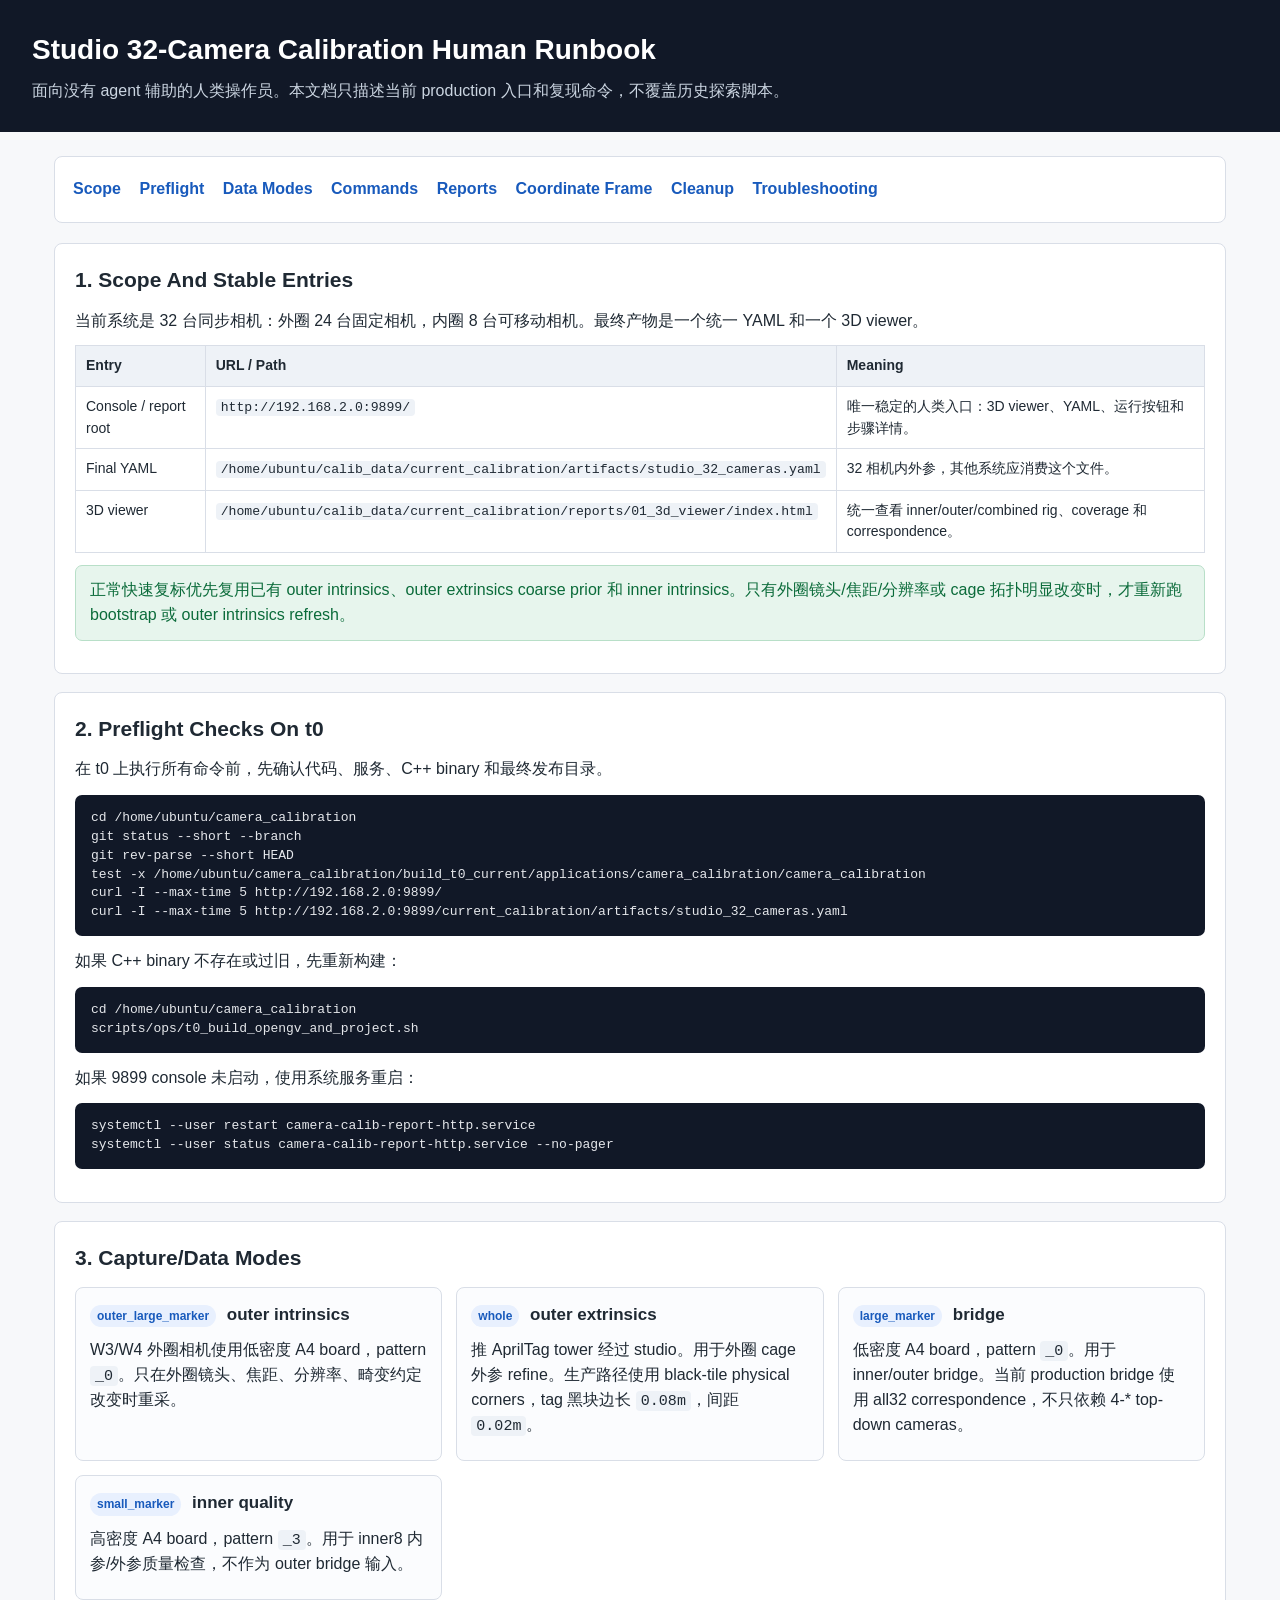
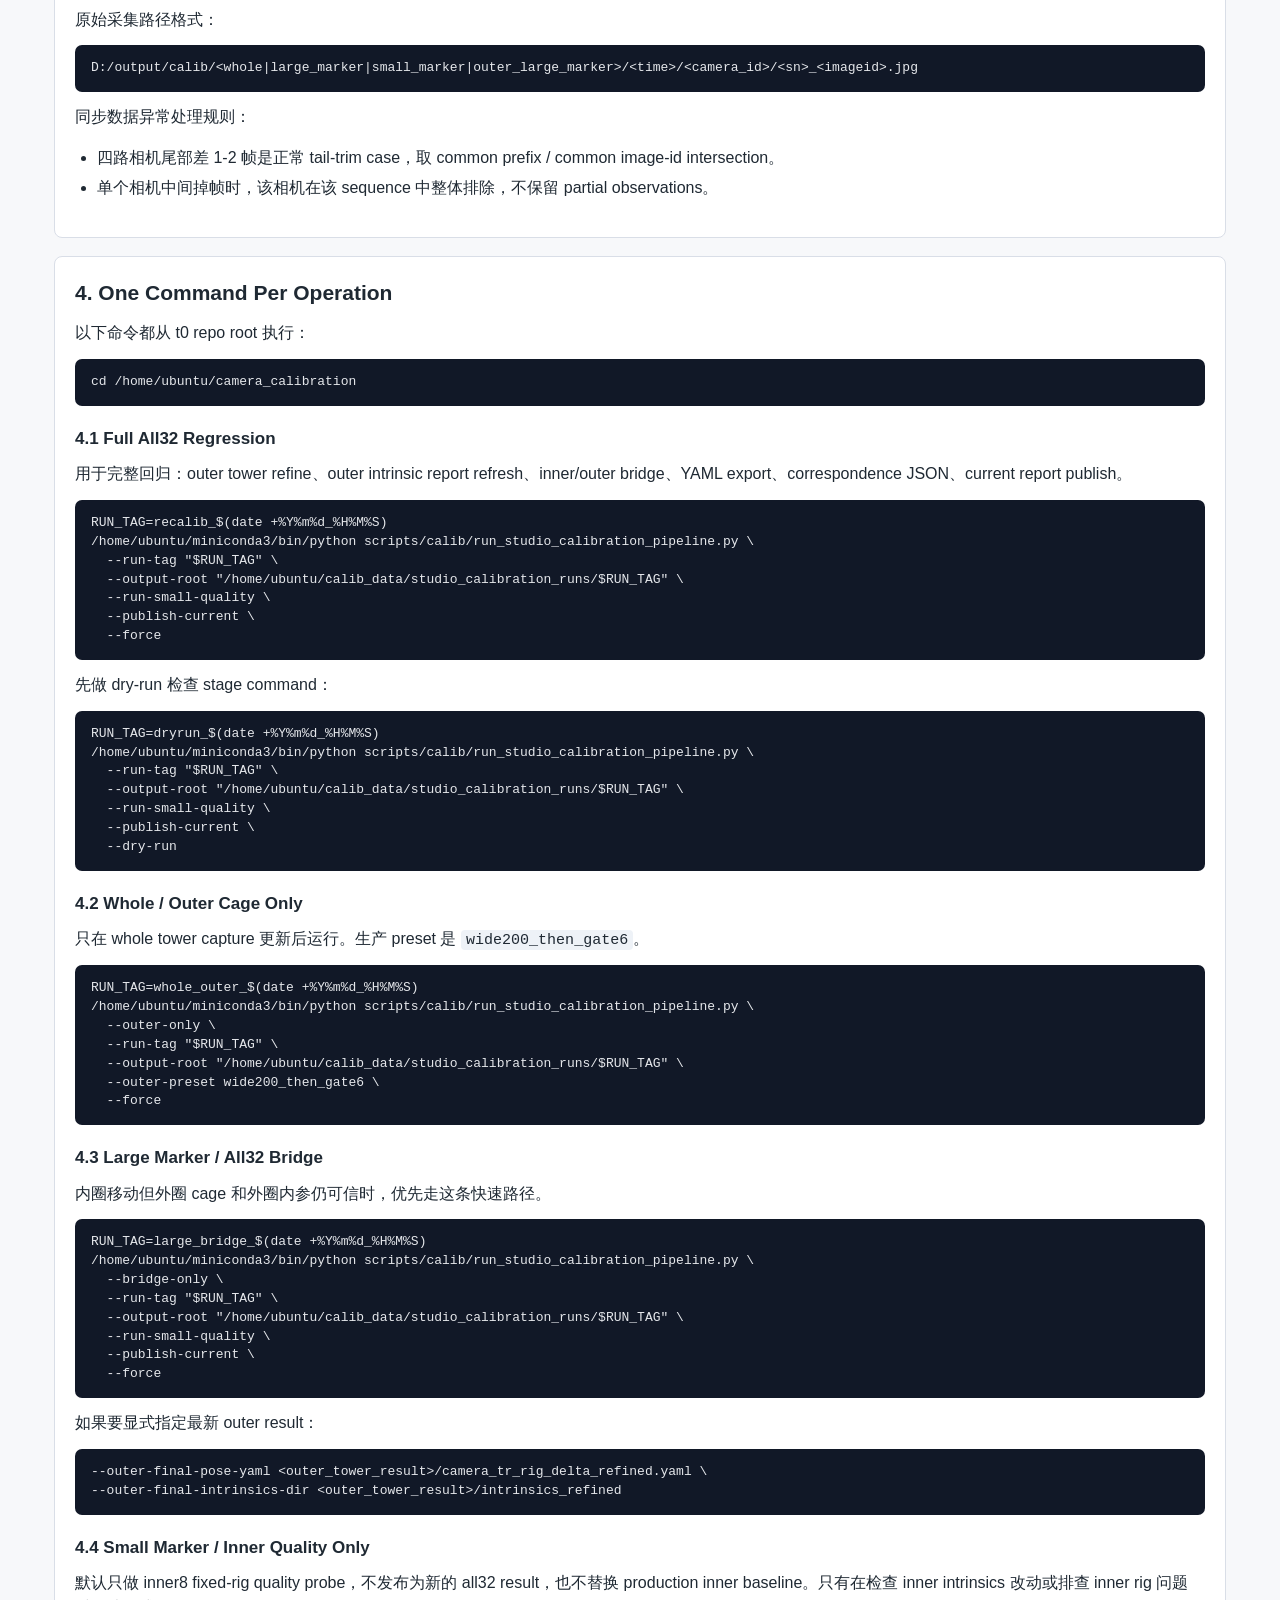
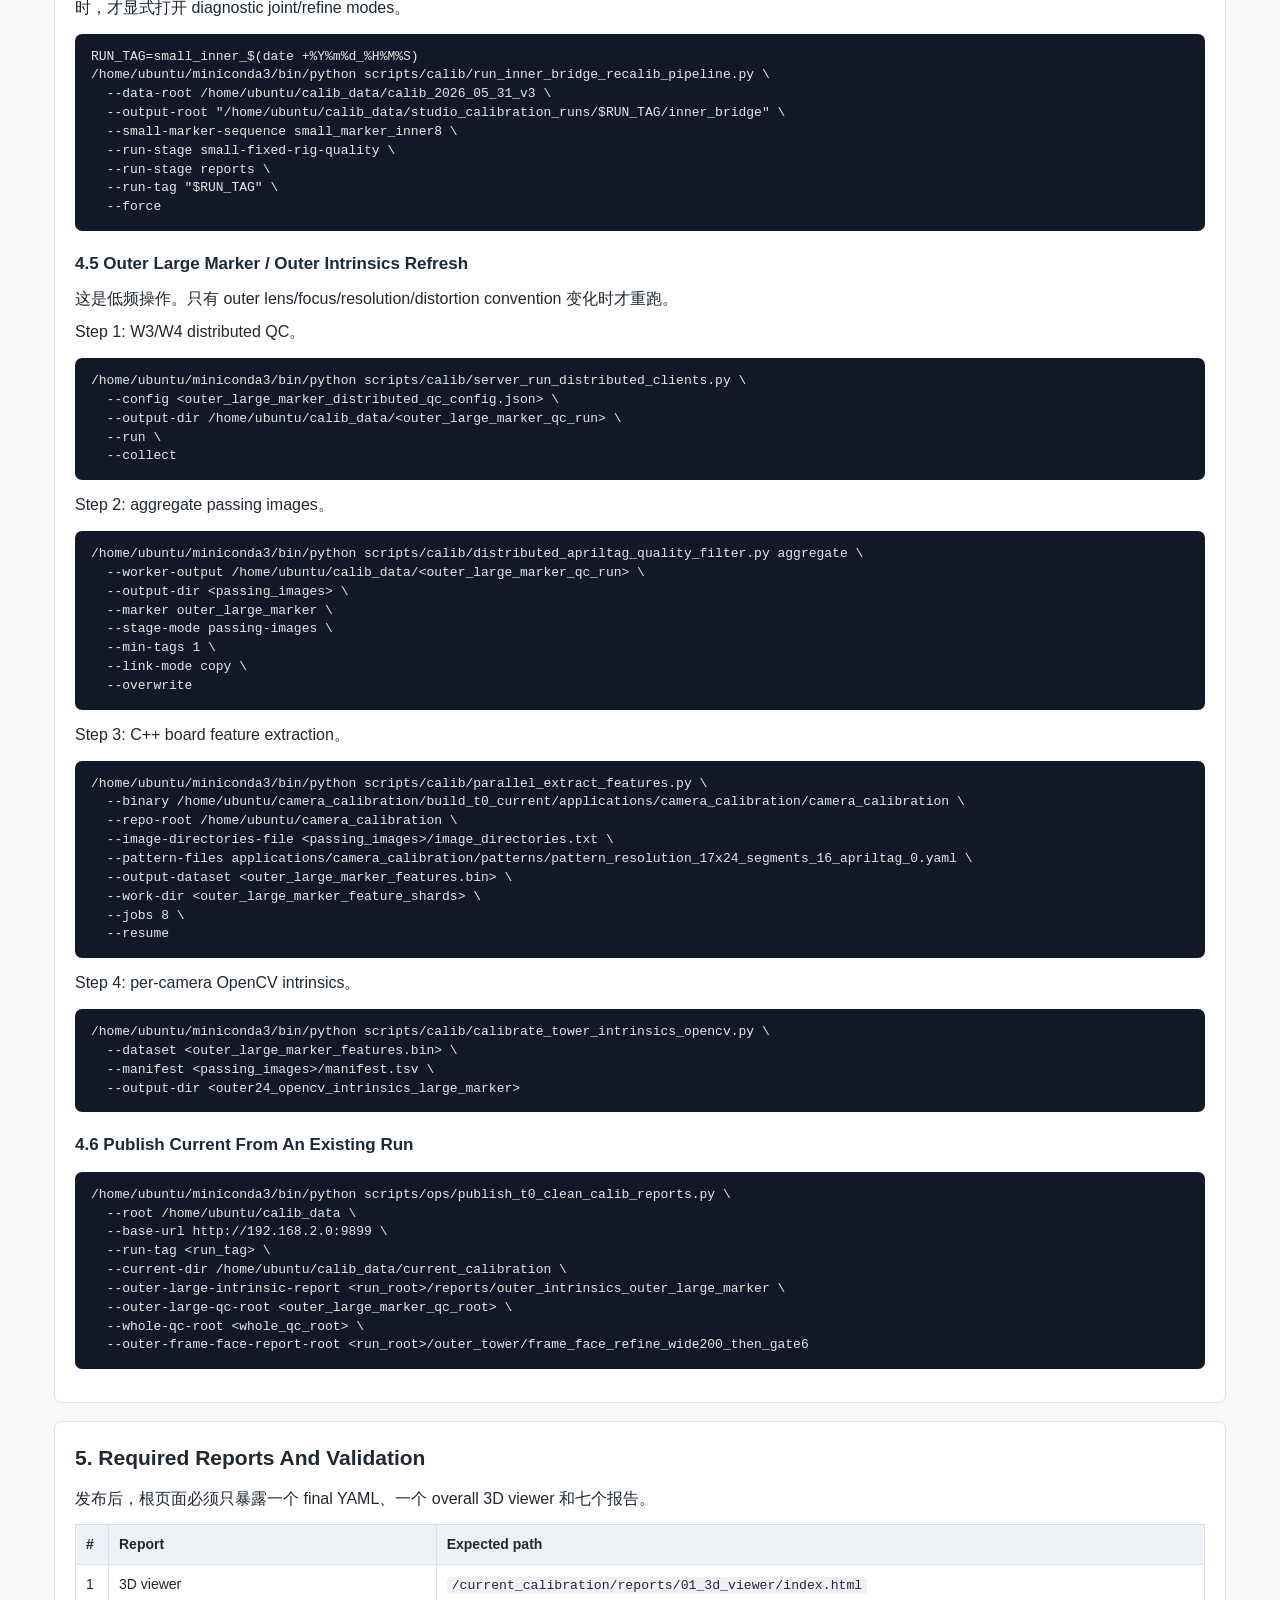
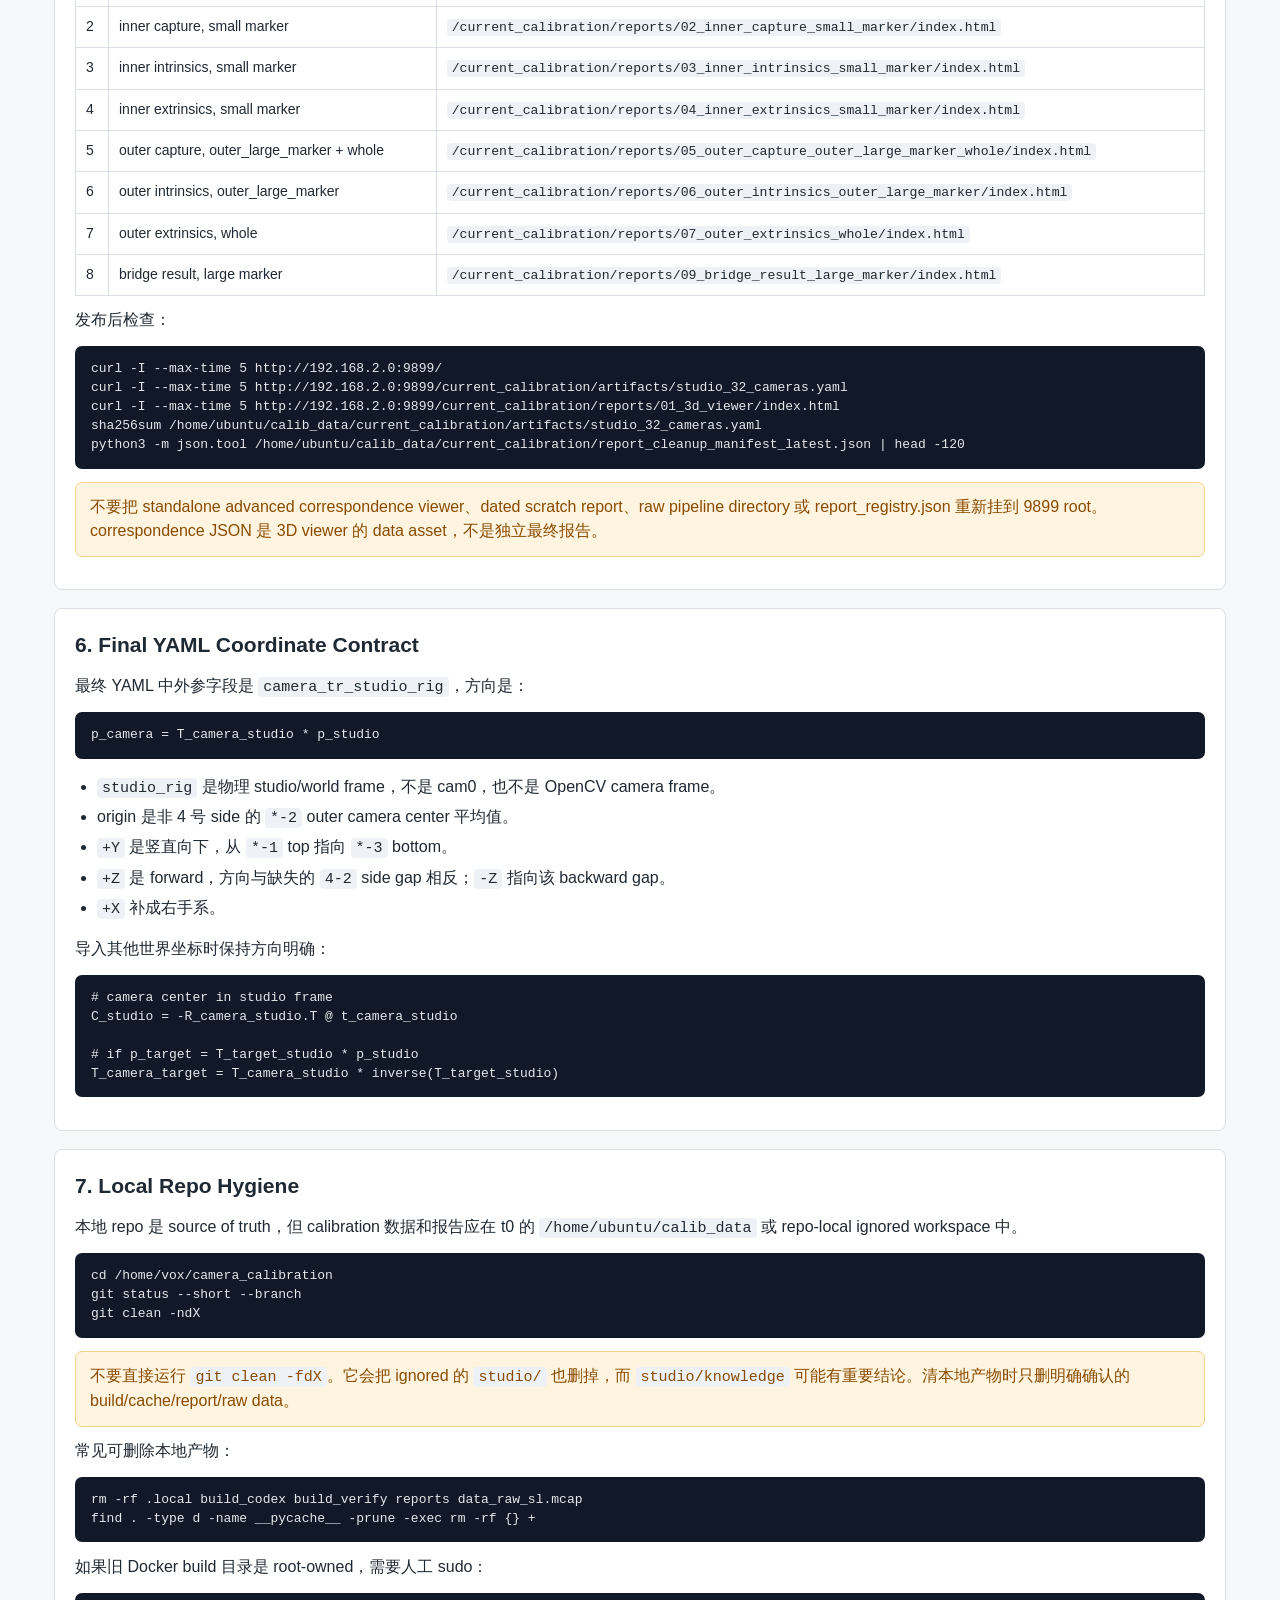
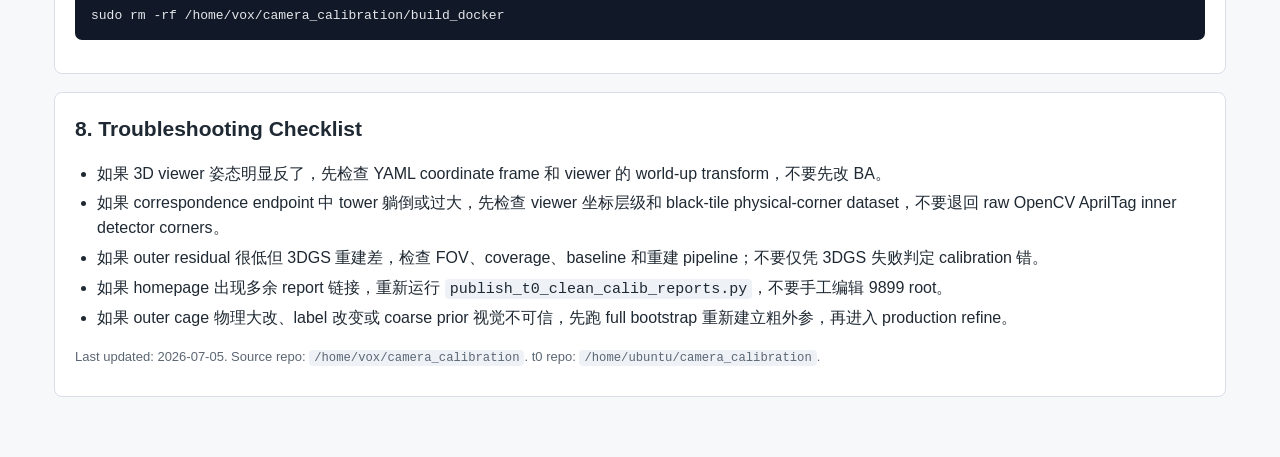
<file: scripts/calib/studio_calibration_human_runbook.html>
<!doctype html>
<html lang="zh-CN">
<head>
  <meta charset="utf-8">
  <meta name="viewport" content="width=device-width, initial-scale=1">
  <title>Studio 32-Camera Calibration Human Runbook</title>
  <style>
    :root {
      --bg: #f7f8fa;
      --panel: #ffffff;
      --ink: #1f2933;
      --muted: #5b6673;
      --line: #d9dee7;
      --accent: #185abc;
      --accent-soft: #e8f0fe;
      --warn: #8a4b00;
      --warn-bg: #fff4df;
      --ok: #0b6b3a;
      --ok-bg: #e7f5ed;
      --code: #111827;
    }
    * { box-sizing: border-box; }
    body {
      margin: 0;
      font-family: Inter, -apple-system, BlinkMacSystemFont, "Segoe UI", sans-serif;
      background: var(--bg);
      color: var(--ink);
      line-height: 1.55;
    }
    header {
      background: #111827;
      color: #fff;
      padding: 28px 32px;
    }
    header h1 {
      margin: 0 0 8px;
      font-size: 28px;
      letter-spacing: 0;
    }
    header p { margin: 0; color: #cbd5e1; max-width: 1100px; }
    main {
      max-width: 1220px;
      margin: 0 auto;
      padding: 24px 24px 56px;
    }
    nav {
      background: var(--panel);
      border: 1px solid var(--line);
      border-radius: 8px;
      padding: 16px 18px;
      margin-bottom: 20px;
    }
    nav a {
      display: inline-block;
      margin: 4px 14px 4px 0;
      color: var(--accent);
      text-decoration: none;
      font-weight: 600;
    }
    section {
      background: var(--panel);
      border: 1px solid var(--line);
      border-radius: 8px;
      padding: 20px;
      margin: 18px 0;
    }
    h2 {
      margin: 0 0 12px;
      font-size: 21px;
      letter-spacing: 0;
    }
    h3 {
      margin: 20px 0 10px;
      font-size: 17px;
      letter-spacing: 0;
    }
    p { margin: 8px 0; }
    ul, ol { padding-left: 22px; }
    li { margin: 5px 0; }
    table {
      width: 100%;
      border-collapse: collapse;
      margin: 12px 0;
      font-size: 14px;
    }
    th, td {
      border: 1px solid var(--line);
      padding: 9px 10px;
      vertical-align: top;
    }
    th { background: #eef2f7; text-align: left; }
    code {
      background: #eef2f7;
      padding: 1px 5px;
      border-radius: 4px;
      font-family: "SFMono-Regular", Consolas, monospace;
      font-size: 0.94em;
    }
    pre {
      overflow-x: auto;
      background: var(--code);
      color: #e5e7eb;
      padding: 14px 16px;
      border-radius: 7px;
      font-size: 13px;
      line-height: 1.45;
    }
    pre code {
      background: transparent;
      padding: 0;
      color: inherit;
      font-size: inherit;
    }
    .callout {
      border-radius: 7px;
      padding: 12px 14px;
      margin: 12px 0;
      border: 1px solid var(--line);
    }
    .callout.ok { background: var(--ok-bg); color: var(--ok); border-color: #b8dfc8; }
    .callout.warn { background: var(--warn-bg); color: var(--warn); border-color: #f0d08a; }
    .grid {
      display: grid;
      grid-template-columns: repeat(auto-fit, minmax(280px, 1fr));
      gap: 14px;
    }
    .card {
      border: 1px solid var(--line);
      border-radius: 8px;
      padding: 14px;
      background: #fbfcfe;
    }
    .card h3 { margin-top: 0; }
    .tag {
      display: inline-block;
      padding: 2px 7px;
      border-radius: 999px;
      background: var(--accent-soft);
      color: var(--accent);
      font-size: 12px;
      font-weight: 700;
      margin-right: 6px;
    }
    .small { color: var(--muted); font-size: 13px; }
  </style>
</head>
<body>
  <header>
    <h1>Studio 32-Camera Calibration Human Runbook</h1>
    <p>面向没有 agent 辅助的人类操作员。本文档只描述当前 production 入口和复现命令，不覆盖历史探索脚本。</p>
  </header>
  <main>
    <nav>
      <a href="#scope">Scope</a>
      <a href="#preflight">Preflight</a>
      <a href="#data">Data Modes</a>
      <a href="#commands">Commands</a>
      <a href="#reports">Reports</a>
      <a href="#coordinate">Coordinate Frame</a>
      <a href="#cleanup">Cleanup</a>
      <a href="#troubleshooting">Troubleshooting</a>
    </nav>

    <section id="scope">
      <h2>1. Scope And Stable Entries</h2>
      <p>当前系统是 32 台同步相机：外圈 24 台固定相机，内圈 8 台可移动相机。最终产物是一个统一 YAML 和一个 3D viewer。</p>
      <table>
        <tr><th>Entry</th><th>URL / Path</th><th>Meaning</th></tr>
        <tr><td>Console / report root</td><td><code>http://192.168.2.0:9899/</code></td><td>唯一稳定的人类入口：3D viewer、YAML、运行按钮和步骤详情。</td></tr>
        <tr><td>Final YAML</td><td><code>/home/ubuntu/calib_data/current_calibration/artifacts/studio_32_cameras.yaml</code></td><td>32 相机内外参，其他系统应消费这个文件。</td></tr>
        <tr><td>3D viewer</td><td><code>/home/ubuntu/calib_data/current_calibration/reports/01_3d_viewer/index.html</code></td><td>统一查看 inner/outer/combined rig、coverage 和 correspondence。</td></tr>
      </table>
      <div class="callout ok">
        正常快速复标优先复用已有 outer intrinsics、outer extrinsics coarse prior 和 inner intrinsics。只有外圈镜头/焦距/分辨率或 cage 拓扑明显改变时，才重新跑 bootstrap 或 outer intrinsics refresh。
      </div>
    </section>

    <section id="preflight">
      <h2>2. Preflight Checks On t0</h2>
      <p>在 t0 上执行所有命令前，先确认代码、服务、C++ binary 和最终发布目录。</p>
      <pre><code>cd /home/ubuntu/camera_calibration
git status --short --branch
git rev-parse --short HEAD
test -x /home/ubuntu/camera_calibration/build_t0_current/applications/camera_calibration/camera_calibration
curl -I --max-time 5 http://192.168.2.0:9899/
curl -I --max-time 5 http://192.168.2.0:9899/current_calibration/artifacts/studio_32_cameras.yaml</code></pre>
      <p>如果 C++ binary 不存在或过旧，先重新构建：</p>
      <pre><code>cd /home/ubuntu/camera_calibration
scripts/ops/t0_build_opengv_and_project.sh</code></pre>
      <p>如果 9899 console 未启动，使用系统服务重启：</p>
      <pre><code>systemctl --user restart camera-calib-report-http.service
systemctl --user status camera-calib-report-http.service --no-pager</code></pre>
    </section>

    <section id="data">
      <h2>3. Capture/Data Modes</h2>
      <div class="grid">
        <div class="card">
          <h3><span class="tag">outer_large_marker</span> outer intrinsics</h3>
          <p>W3/W4 外圈相机使用低密度 A4 board，pattern <code>_0</code>。只在外圈镜头、焦距、分辨率、畸变约定改变时重采。</p>
        </div>
        <div class="card">
          <h3><span class="tag">whole</span> outer extrinsics</h3>
          <p>推 AprilTag tower 经过 studio。用于外圈 cage 外参 refine。生产路径使用 black-tile physical corners，tag 黑块边长 <code>0.08m</code>，间距 <code>0.02m</code>。</p>
        </div>
        <div class="card">
          <h3><span class="tag">large_marker</span> bridge</h3>
          <p>低密度 A4 board，pattern <code>_0</code>。用于 inner/outer bridge。当前 production bridge 使用 all32 correspondence，不只依赖 4-* top-down cameras。</p>
        </div>
        <div class="card">
          <h3><span class="tag">small_marker</span> inner quality</h3>
          <p>高密度 A4 board，pattern <code>_3</code>。用于 inner8 内参/外参质量检查，不作为 outer bridge 输入。</p>
        </div>
      </div>
      <p>原始采集路径格式：</p>
      <pre><code>D:/output/calib/&lt;whole|large_marker|small_marker|outer_large_marker&gt;/&lt;time&gt;/&lt;camera_id&gt;/&lt;sn&gt;_&lt;imageid&gt;.jpg</code></pre>
      <p>同步数据异常处理规则：</p>
      <ul>
        <li>四路相机尾部差 1-2 帧是正常 tail-trim case，取 common prefix / common image-id intersection。</li>
        <li>单个相机中间掉帧时，该相机在该 sequence 中整体排除，不保留 partial observations。</li>
      </ul>
    </section>

    <section id="commands">
      <h2>4. One Command Per Operation</h2>
      <p>以下命令都从 t0 repo root 执行：</p>
      <pre><code>cd /home/ubuntu/camera_calibration</code></pre>

      <h3>4.1 Full All32 Regression</h3>
      <p>用于完整回归：outer tower refine、outer intrinsic report refresh、inner/outer bridge、YAML export、correspondence JSON、current report publish。</p>
      <pre><code>RUN_TAG=recalib_$(date +%Y%m%d_%H%M%S)
/home/ubuntu/miniconda3/bin/python scripts/calib/run_studio_calibration_pipeline.py \
  --run-tag "$RUN_TAG" \
  --output-root "/home/ubuntu/calib_data/studio_calibration_runs/$RUN_TAG" \
  --run-small-quality \
  --publish-current \
  --force</code></pre>
      <p>先做 dry-run 检查 stage command：</p>
      <pre><code>RUN_TAG=dryrun_$(date +%Y%m%d_%H%M%S)
/home/ubuntu/miniconda3/bin/python scripts/calib/run_studio_calibration_pipeline.py \
  --run-tag "$RUN_TAG" \
  --output-root "/home/ubuntu/calib_data/studio_calibration_runs/$RUN_TAG" \
  --run-small-quality \
  --publish-current \
  --dry-run</code></pre>

      <h3>4.2 Whole / Outer Cage Only</h3>
      <p>只在 whole tower capture 更新后运行。生产 preset 是 <code>wide200_then_gate6</code>。</p>
      <pre><code>RUN_TAG=whole_outer_$(date +%Y%m%d_%H%M%S)
/home/ubuntu/miniconda3/bin/python scripts/calib/run_studio_calibration_pipeline.py \
  --outer-only \
  --run-tag "$RUN_TAG" \
  --output-root "/home/ubuntu/calib_data/studio_calibration_runs/$RUN_TAG" \
  --outer-preset wide200_then_gate6 \
  --force</code></pre>

      <h3>4.3 Large Marker / All32 Bridge</h3>
      <p>内圈移动但外圈 cage 和外圈内参仍可信时，优先走这条快速路径。</p>
      <pre><code>RUN_TAG=large_bridge_$(date +%Y%m%d_%H%M%S)
/home/ubuntu/miniconda3/bin/python scripts/calib/run_studio_calibration_pipeline.py \
  --bridge-only \
  --run-tag "$RUN_TAG" \
  --output-root "/home/ubuntu/calib_data/studio_calibration_runs/$RUN_TAG" \
  --run-small-quality \
  --publish-current \
  --force</code></pre>
      <p>如果要显式指定最新 outer result：</p>
      <pre><code>--outer-final-pose-yaml &lt;outer_tower_result&gt;/camera_tr_rig_delta_refined.yaml \
--outer-final-intrinsics-dir &lt;outer_tower_result&gt;/intrinsics_refined</code></pre>

      <h3>4.4 Small Marker / Inner Quality Only</h3>
      <p>默认只做 inner8 fixed-rig quality probe，不发布为新的 all32 result，也不替换 production inner baseline。只有在检查 inner intrinsics 改动或排查 inner rig 问题时，才显式打开 diagnostic joint/refine modes。</p>
      <pre><code>RUN_TAG=small_inner_$(date +%Y%m%d_%H%M%S)
/home/ubuntu/miniconda3/bin/python scripts/calib/run_inner_bridge_recalib_pipeline.py \
  --data-root /home/ubuntu/calib_data/calib_2026_05_31_v3 \
  --output-root "/home/ubuntu/calib_data/studio_calibration_runs/$RUN_TAG/inner_bridge" \
  --small-marker-sequence small_marker_inner8 \
  --run-stage small-fixed-rig-quality \
  --run-stage reports \
  --run-tag "$RUN_TAG" \
  --force</code></pre>

      <h3>4.5 Outer Large Marker / Outer Intrinsics Refresh</h3>
      <p>这是低频操作。只有 outer lens/focus/resolution/distortion convention 变化时才重跑。</p>
      <p>Step 1: W3/W4 distributed QC。</p>
      <pre><code>/home/ubuntu/miniconda3/bin/python scripts/calib/server_run_distributed_clients.py \
  --config &lt;outer_large_marker_distributed_qc_config.json&gt; \
  --output-dir /home/ubuntu/calib_data/&lt;outer_large_marker_qc_run&gt; \
  --run \
  --collect</code></pre>
      <p>Step 2: aggregate passing images。</p>
      <pre><code>/home/ubuntu/miniconda3/bin/python scripts/calib/distributed_apriltag_quality_filter.py aggregate \
  --worker-output /home/ubuntu/calib_data/&lt;outer_large_marker_qc_run&gt; \
  --output-dir &lt;passing_images&gt; \
  --marker outer_large_marker \
  --stage-mode passing-images \
  --min-tags 1 \
  --link-mode copy \
  --overwrite</code></pre>
      <p>Step 3: C++ board feature extraction。</p>
      <pre><code>/home/ubuntu/miniconda3/bin/python scripts/calib/parallel_extract_features.py \
  --binary /home/ubuntu/camera_calibration/build_t0_current/applications/camera_calibration/camera_calibration \
  --repo-root /home/ubuntu/camera_calibration \
  --image-directories-file &lt;passing_images&gt;/image_directories.txt \
  --pattern-files applications/camera_calibration/patterns/pattern_resolution_17x24_segments_16_apriltag_0.yaml \
  --output-dataset &lt;outer_large_marker_features.bin&gt; \
  --work-dir &lt;outer_large_marker_feature_shards&gt; \
  --jobs 8 \
  --resume</code></pre>
      <p>Step 4: per-camera OpenCV intrinsics。</p>
      <pre><code>/home/ubuntu/miniconda3/bin/python scripts/calib/calibrate_tower_intrinsics_opencv.py \
  --dataset &lt;outer_large_marker_features.bin&gt; \
  --manifest &lt;passing_images&gt;/manifest.tsv \
  --output-dir &lt;outer24_opencv_intrinsics_large_marker&gt;</code></pre>

      <h3>4.6 Publish Current From An Existing Run</h3>
      <pre><code>/home/ubuntu/miniconda3/bin/python scripts/ops/publish_t0_clean_calib_reports.py \
  --root /home/ubuntu/calib_data \
  --base-url http://192.168.2.0:9899 \
  --run-tag &lt;run_tag&gt; \
  --current-dir /home/ubuntu/calib_data/current_calibration \
  --outer-large-intrinsic-report &lt;run_root&gt;/reports/outer_intrinsics_outer_large_marker \
  --outer-large-qc-root &lt;outer_large_marker_qc_root&gt; \
  --whole-qc-root &lt;whole_qc_root&gt; \
  --outer-frame-face-report-root &lt;run_root&gt;/outer_tower/frame_face_refine_wide200_then_gate6</code></pre>
    </section>

    <section id="reports">
      <h2>5. Required Reports And Validation</h2>
      <p>发布后，根页面必须只暴露一个 final YAML、一个 overall 3D viewer 和七个报告。</p>
      <table>
        <tr><th>#</th><th>Report</th><th>Expected path</th></tr>
        <tr><td>1</td><td>3D viewer</td><td><code>/current_calibration/reports/01_3d_viewer/index.html</code></td></tr>
        <tr><td>2</td><td>inner capture, small marker</td><td><code>/current_calibration/reports/02_inner_capture_small_marker/index.html</code></td></tr>
        <tr><td>3</td><td>inner intrinsics, small marker</td><td><code>/current_calibration/reports/03_inner_intrinsics_small_marker/index.html</code></td></tr>
        <tr><td>4</td><td>inner extrinsics, small marker</td><td><code>/current_calibration/reports/04_inner_extrinsics_small_marker/index.html</code></td></tr>
        <tr><td>5</td><td>outer capture, outer_large_marker + whole</td><td><code>/current_calibration/reports/05_outer_capture_outer_large_marker_whole/index.html</code></td></tr>
        <tr><td>6</td><td>outer intrinsics, outer_large_marker</td><td><code>/current_calibration/reports/06_outer_intrinsics_outer_large_marker/index.html</code></td></tr>
        <tr><td>7</td><td>outer extrinsics, whole</td><td><code>/current_calibration/reports/07_outer_extrinsics_whole/index.html</code></td></tr>
        <tr><td>8</td><td>bridge result, large marker</td><td><code>/current_calibration/reports/09_bridge_result_large_marker/index.html</code></td></tr>
      </table>
      <p>发布后检查：</p>
      <pre><code>curl -I --max-time 5 http://192.168.2.0:9899/
curl -I --max-time 5 http://192.168.2.0:9899/current_calibration/artifacts/studio_32_cameras.yaml
curl -I --max-time 5 http://192.168.2.0:9899/current_calibration/reports/01_3d_viewer/index.html
sha256sum /home/ubuntu/calib_data/current_calibration/artifacts/studio_32_cameras.yaml
python3 -m json.tool /home/ubuntu/calib_data/current_calibration/report_cleanup_manifest_latest.json | head -120</code></pre>
      <div class="callout warn">
        不要把 standalone advanced correspondence viewer、dated scratch report、raw pipeline directory 或 report_registry.json 重新挂到 9899 root。correspondence JSON 是 3D viewer 的 data asset，不是独立最终报告。
      </div>
    </section>

    <section id="coordinate">
      <h2>6. Final YAML Coordinate Contract</h2>
      <p>最终 YAML 中外参字段是 <code>camera_tr_studio_rig</code>，方向是：</p>
      <pre><code>p_camera = T_camera_studio * p_studio</code></pre>
      <ul>
        <li><code>studio_rig</code> 是物理 studio/world frame，不是 cam0，也不是 OpenCV camera frame。</li>
        <li>origin 是非 4 号 side 的 <code>*-2</code> outer camera center 平均值。</li>
        <li><code>+Y</code> 是竖直向下，从 <code>*-1</code> top 指向 <code>*-3</code> bottom。</li>
        <li><code>+Z</code> 是 forward，方向与缺失的 <code>4-2</code> side gap 相反；<code>-Z</code> 指向该 backward gap。</li>
        <li><code>+X</code> 补成右手系。</li>
      </ul>
      <p>导入其他世界坐标时保持方向明确：</p>
      <pre><code># camera center in studio frame
C_studio = -R_camera_studio.T @ t_camera_studio

# if p_target = T_target_studio * p_studio
T_camera_target = T_camera_studio * inverse(T_target_studio)</code></pre>
    </section>

    <section id="cleanup">
      <h2>7. Local Repo Hygiene</h2>
      <p>本地 repo 是 source of truth，但 calibration 数据和报告应在 t0 的 <code>/home/ubuntu/calib_data</code> 或 repo-local ignored workspace 中。</p>
      <pre><code>cd /home/vox/camera_calibration
git status --short --branch
git clean -ndX</code></pre>
      <div class="callout warn">
        不要直接运行 <code>git clean -fdX</code>。它会把 ignored 的 <code>studio/</code> 也删掉，而 <code>studio/knowledge</code> 可能有重要结论。清本地产物时只删明确确认的 build/cache/report/raw data。
      </div>
      <p>常见可删除本地产物：</p>
      <pre><code>rm -rf .local build_codex build_verify reports data_raw_sl.mcap
find . -type d -name __pycache__ -prune -exec rm -rf {} +</code></pre>
      <p>如果旧 Docker build 目录是 root-owned，需要人工 sudo：</p>
      <pre><code>sudo rm -rf /home/vox/camera_calibration/build_docker</code></pre>
    </section>

    <section id="troubleshooting">
      <h2>8. Troubleshooting Checklist</h2>
      <ul>
        <li>如果 3D viewer 姿态明显反了，先检查 YAML coordinate frame 和 viewer 的 world-up transform，不要先改 BA。</li>
        <li>如果 correspondence endpoint 中 tower 躺倒或过大，先检查 viewer 坐标层级和 black-tile physical-corner dataset，不要退回 raw OpenCV AprilTag inner detector corners。</li>
        <li>如果 outer residual 很低但 3DGS 重建差，检查 FOV、coverage、baseline 和重建 pipeline；不要仅凭 3DGS 失败判定 calibration 错。</li>
        <li>如果 homepage 出现多余 report 链接，重新运行 <code>publish_t0_clean_calib_reports.py</code>，不要手工编辑 9899 root。</li>
        <li>如果 outer cage 物理大改、label 改变或 coarse prior 视觉不可信，先跑 full bootstrap 重新建立粗外参，再进入 production refine。</li>
      </ul>
      <p class="small">Last updated: 2026-07-05. Source repo: <code>/home/vox/camera_calibration</code>. t0 repo: <code>/home/ubuntu/camera_calibration</code>.</p>
    </section>
  </main>
</body>
</html>
</file>
